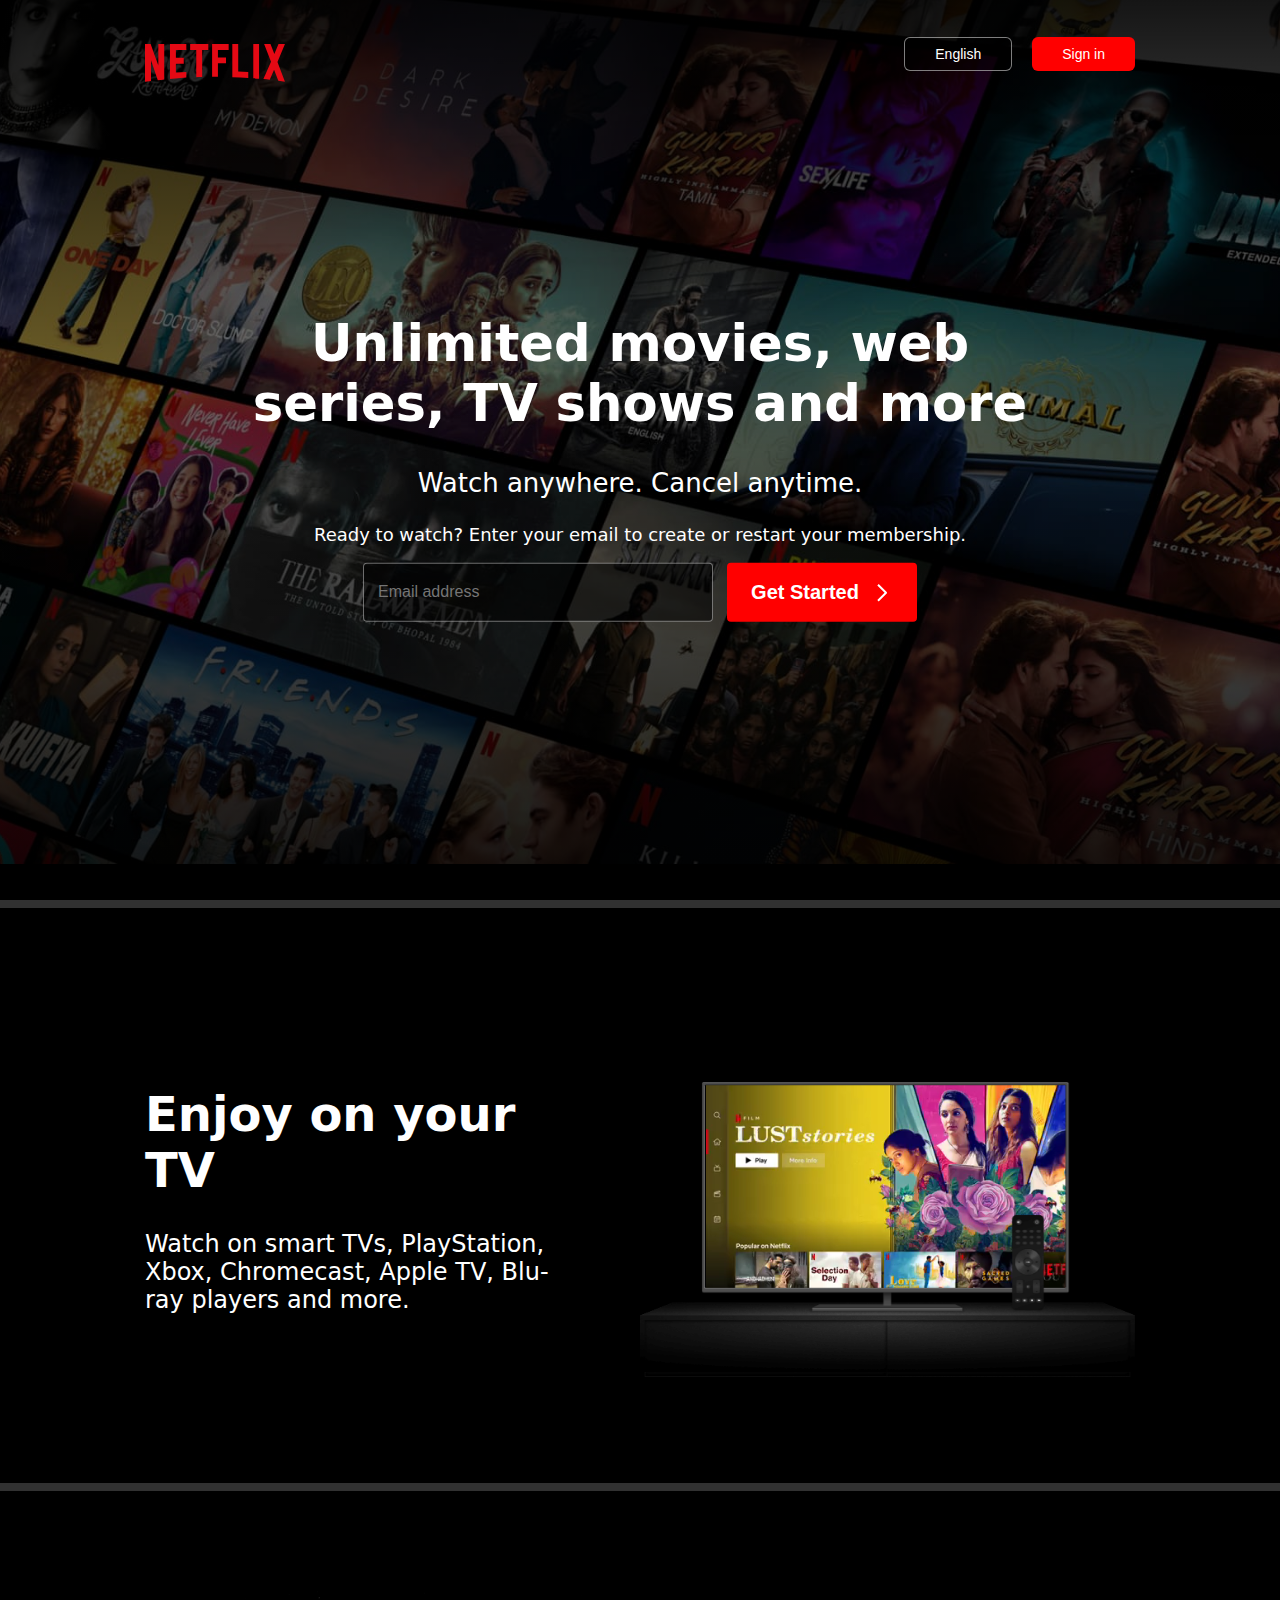
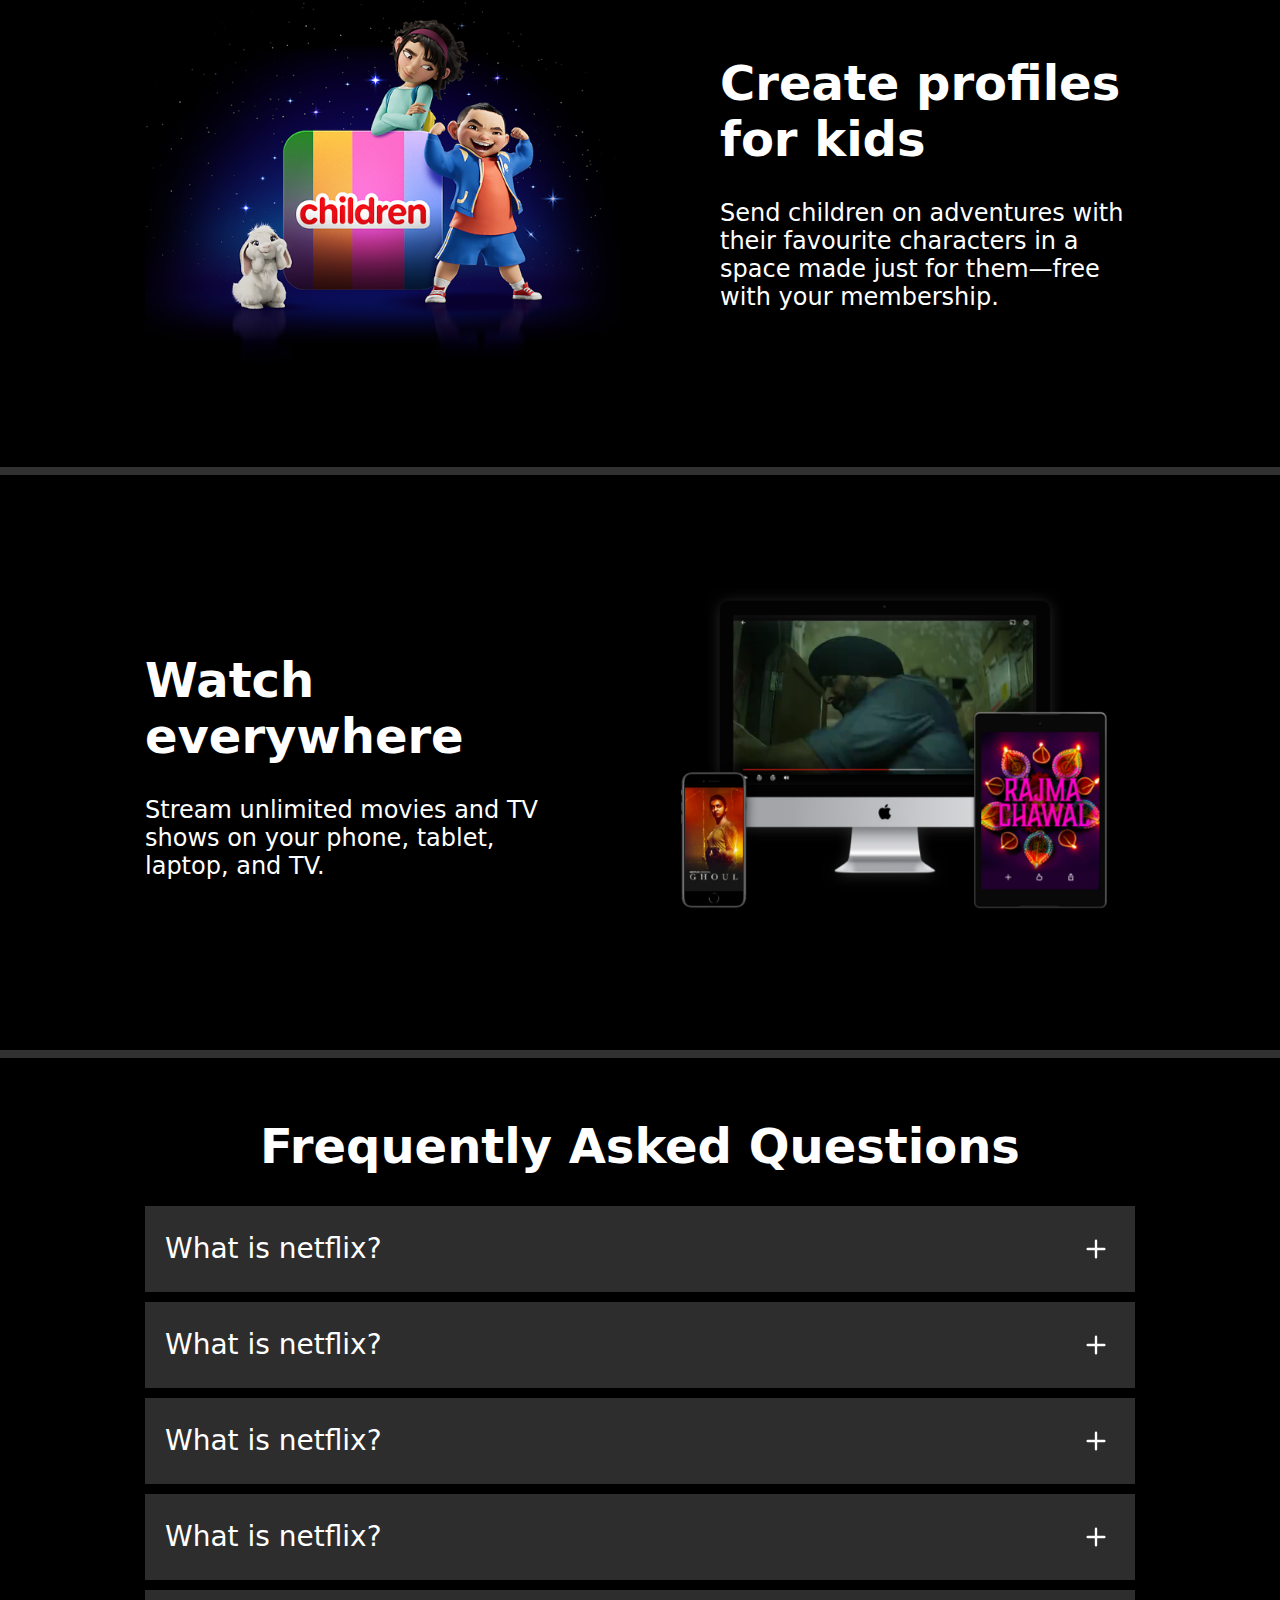
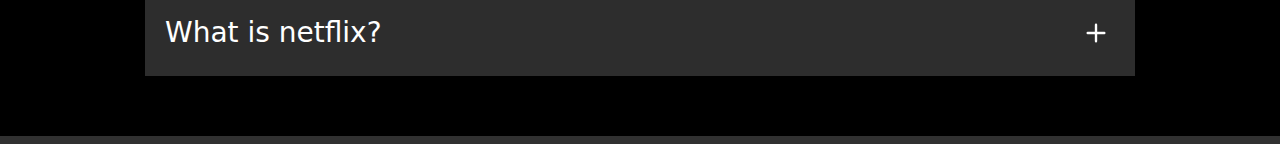
<file: index.html>
<!DOCTYPE html>
<html lang="en">
<head>
    <meta charset="UTF-8">
    <meta name="viewport" content="width=device-width, initial-scale=1.0">
    <title>Document</title>
    <link rel="stylesheet" href="style.css">
</head>
<body>
    <section>
        <div class="hero">
            <img src="hero1.jpeg" class="hero-img" alt="">
            <div class="tint"></div>
            <div class="nav">
                <a href="" class="logo"><svg viewBox="0 0 111 30" version="1.1" fill="rgb(229,9,20)"  xmlns="http://www.w3.org/2000/svg" xmlns:xlink="http://www.w3.org/1999/xlink" aria-hidden="true" role="img" class="default-ltr-cache-1d568uk ev1dnif2"><g><path d="M105.06233,14.2806261 L110.999156,30 C109.249227,29.7497422 107.500234,29.4366857 105.718437,29.1554972 L102.374168,20.4686475 L98.9371075,28.4375293 C97.2499766,28.1563408 95.5928391,28.061674 93.9057081,27.8432843 L99.9372012,14.0931671 L94.4680851,-5.68434189e-14 L99.5313525,-5.68434189e-14 L102.593495,7.87421502 L105.874965,-5.68434189e-14 L110.999156,-5.68434189e-14 L105.06233,14.2806261 Z M90.4686475,-5.68434189e-14 L85.8749649,-5.68434189e-14 L85.8749649,27.2499766 C87.3746368,27.3437061 88.9371075,27.4055675 90.4686475,27.5930265 L90.4686475,-5.68434189e-14 Z M81.9055207,26.93692 C77.7186241,26.6557316 73.5307901,26.4064111 69.250164,26.3117443 L69.250164,-5.68434189e-14 L73.9366389,-5.68434189e-14 L73.9366389,21.8745899 C76.6248008,21.9373887 79.3120255,22.1557784 81.9055207,22.2804387 L81.9055207,26.93692 Z M64.2496954,10.6561065 L64.2496954,15.3435186 L57.8442216,15.3435186 L57.8442216,25.9996251 L53.2186709,25.9996251 L53.2186709,-5.68434189e-14 L66.3436123,-5.68434189e-14 L66.3436123,4.68741213 L57.8442216,4.68741213 L57.8442216,10.6561065 L64.2496954,10.6561065 Z M45.3435186,4.68741213 L45.3435186,26.2498828 C43.7810479,26.2498828 42.1876465,26.2498828 40.6561065,26.3117443 L40.6561065,4.68741213 L35.8121661,4.68741213 L35.8121661,-5.68434189e-14 L50.2183897,-5.68434189e-14 L50.2183897,4.68741213 L45.3435186,4.68741213 Z M30.749836,15.5928391 C28.687787,15.5928391 26.2498828,15.5928391 24.4999531,15.6875059 L24.4999531,22.6562939 C27.2499766,22.4678976 30,22.2495079 32.7809542,22.1557784 L32.7809542,26.6557316 L19.812541,27.6876933 L19.812541,-5.68434189e-14 L32.7809542,-5.68434189e-14 L32.7809542,4.68741213 L24.4999531,4.68741213 L24.4999531,10.9991564 C26.3126816,10.9991564 29.0936358,10.9054269 30.749836,10.9054269 L30.749836,15.5928391 Z M4.78114163,12.9684132 L4.78114163,29.3429562 C3.09401069,29.5313525 1.59340144,29.7497422 0,30 L0,-5.68434189e-14 L4.4690224,-5.68434189e-14 L10.562377,17.0315868 L10.562377,-5.68434189e-14 L15.2497891,-5.68434189e-14 L15.2497891,28.061674 C13.5935889,28.3437998 11.906458,28.4375293 10.1246602,28.6868498 L4.78114163,12.9684132 Z"/></g></svg></a>
                <div class="nav-flex">
                    <button class="en-btn">English</button>
                    <button class="login-btn">Sign in</button>
    
                </div>
            </div>
            <div class="content">
                <h1 class="title">Unlimited movies, web series, TV shows and more</h1>
                <p class="sub-title">Watch anywhere. Cancel anytime.</p>
                <p class="desc">Ready to watch? Enter your email to create or restart your membership.</p>
                <div class="content-flex">
                    <input type="text" class="content-input" placeholder="Email address">
                    <button class="content-btn"><span>Get Started</span> <span class="mt"><svg fill="white" height="24" width="24" xmlns="http://www.w3.org/2000/svg" data-mirrorinrtl="true" class="default-ltr-cache-4z3qvp e1svuwfo1" data-name="ChevronRight" aria-labelledby=":r3:" aria-hidden="true"><path fill-rule="evenodd" clip-rule="evenodd" d="M15.5859 12L8.29303 19.2928L9.70725 20.7071L17.7072 12.7071C17.8948 12.5195 18.0001 12.2652 18.0001 12C18.0001 11.7347 17.8948 11.4804 17.7072 11.2928L9.70724 3.29285L8.29303 4.70706L15.5859 12Z" fill="currentColor"></path></svg></span></button>
                </div>
            </div>
        </div>
    </section>


    <section>
        <div class="container">
            <div class="left">
                <h1 class="heading">Enjoy on your TV</h1>
                <p class="sub-heading">Watch on smart TVs, PlayStation, Xbox, Chromecast, Apple TV, Blu-ray players and more.</p>
            </div>
            <div class="right">
                <div class="real-tv">
                    <video src="video.m4v" autoplay muted loop class="video"></video>
                    <img src="tv.png" class="tv" alt="">
                </div>
            </div>
        </div>
    </section>

    <section>
        <div class="container">
            <div class="left">
                <div class="real-tv">
                    <img src="kids.png" class="tv" alt="">
                    
                </div>
            </div>
            <div class="right">
                <h1 class="heading">Create profiles for kids</h1>
                <p class="sub-heading">Send children on adventures with their favourite characters in a space made just for them—free with your membership.</p>
                
            </div>
        </div>
    </section>

    <section>
        <div class="container">
            <div class="left">
                <h1 class="heading">Watch everywhere</h1>
                <p class="sub-heading">Stream unlimited movies and TV shows on your phone, tablet, laptop, and TV.</p>
            </div>
            <div class="right">
                <div class="real-tv">
                    <video src="video1.m4v" autoplay muted loop class="video1"></video>
                    <img src="device-pile-in.png" class="tv" alt="">
                </div>
            </div>
        </div>
    </section>


    <section>
        <div class="faq-container">
            <h1 class="heading center">Frequently Asked Questions</h1>
            <div class="faq">
                <div class="faq-title">What is netflix?</div>
                <svg xmlns="http://www.w3.org/2000/svg" width="38" height="38" fill="currentColor" class="bi bi-plus" viewBox="0 0 16 16">
                    <path d="M8 4a.5.5 0 0 1 .5.5v3h3a.5.5 0 0 1 0 1h-3v3a.5.5 0 0 1-1 0v-3h-3a.5.5 0 0 1 0-1h3v-3A.5.5 0 0 1 8 4"/>
                  </svg>
            </div>
            <div class="faq">
                <div class="faq-title">What is netflix?</div>
                <svg xmlns="http://www.w3.org/2000/svg" width="38" height="38" fill="currentColor" class="bi bi-plus" viewBox="0 0 16 16">
                    <path d="M8 4a.5.5 0 0 1 .5.5v3h3a.5.5 0 0 1 0 1h-3v3a.5.5 0 0 1-1 0v-3h-3a.5.5 0 0 1 0-1h3v-3A.5.5 0 0 1 8 4"/>
                  </svg>
            </div>
            <div class="faq">
                <div class="faq-title">What is netflix?</div>
                <svg xmlns="http://www.w3.org/2000/svg" width="38" height="38" fill="currentColor" class="bi bi-plus" viewBox="0 0 16 16">
                    <path d="M8 4a.5.5 0 0 1 .5.5v3h3a.5.5 0 0 1 0 1h-3v3a.5.5 0 0 1-1 0v-3h-3a.5.5 0 0 1 0-1h3v-3A.5.5 0 0 1 8 4"/>
                  </svg>
            </div>
            <div class="faq">
                <div class="faq-title">What is netflix?</div>
                <svg xmlns="http://www.w3.org/2000/svg" width="38" height="38" fill="currentColor" class="bi bi-plus" viewBox="0 0 16 16">
                    <path d="M8 4a.5.5 0 0 1 .5.5v3h3a.5.5 0 0 1 0 1h-3v3a.5.5 0 0 1-1 0v-3h-3a.5.5 0 0 1 0-1h3v-3A.5.5 0 0 1 8 4"/>
                  </svg>
            </div>
            <div class="faq">
                <div class="faq-title">What is netflix?</div>
                <svg xmlns="http://www.w3.org/2000/svg" width="38" height="38" fill="currentColor" class="bi bi-plus" viewBox="0 0 16 16">
                    <path d="M8 4a.5.5 0 0 1 .5.5v3h3a.5.5 0 0 1 0 1h-3v3a.5.5 0 0 1-1 0v-3h-3a.5.5 0 0 1 0-1h3v-3A.5.5 0 0 1 8 4"/>
                  </svg>
            </div>
            
        </div>
    </section>
</body>
</html>
</file>
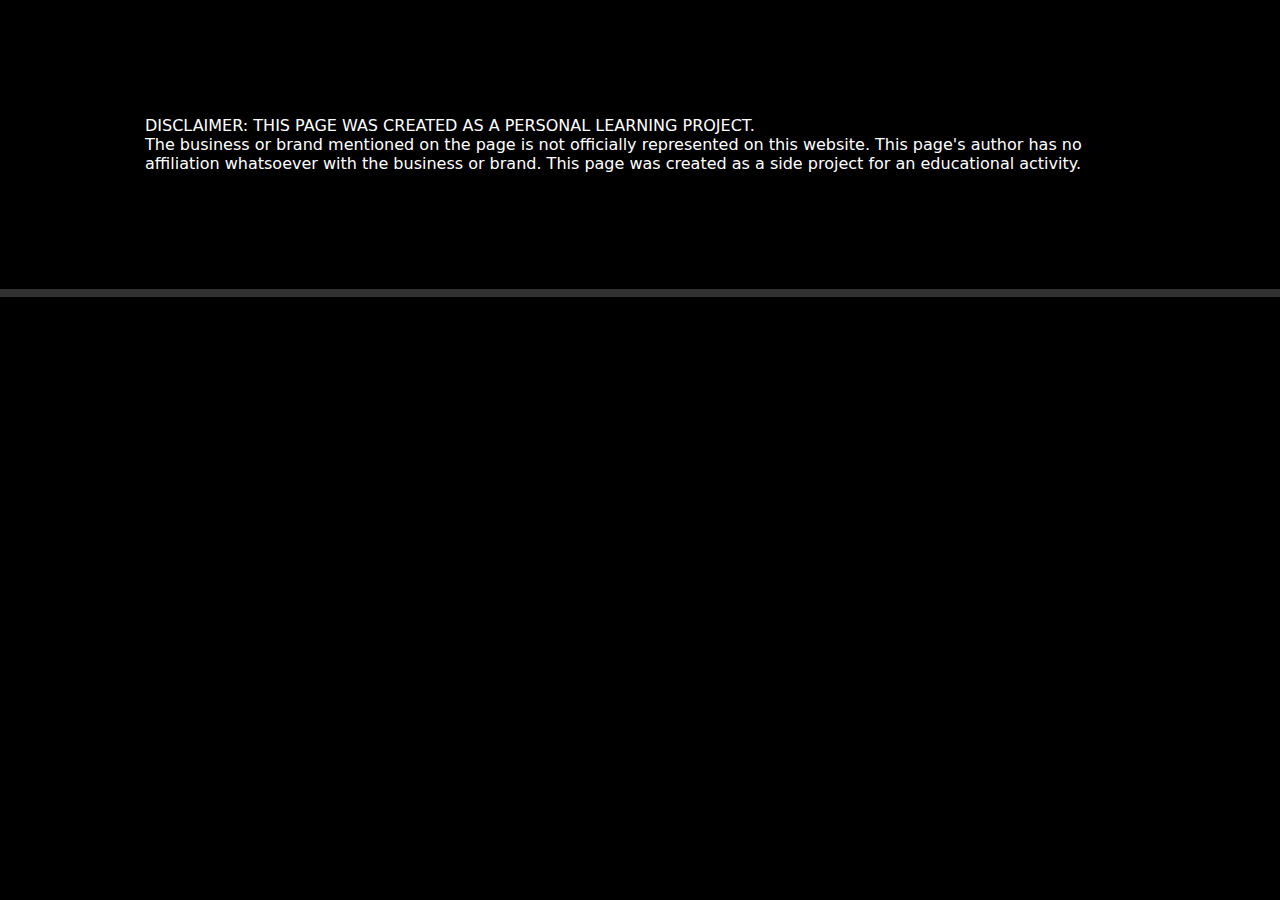
<file: terms.html>
<!DOCTYPE html>
<html lang="en">
<head>
    <meta charset="UTF-8">
    <meta name="viewport" content="width=device-width, initial-scale=1.0">
    <title>Terms & Condition</title>
    <link rel="stylesheet" href="style.css">
</head>
<body>
    <section>
        <div class="container">
            <p>DISCLAIMER: THIS PAGE WAS CREATED AS A PERSONAL LEARNING PROJECT.<br> The business or brand mentioned on the page is not officially represented on this website. This page's author has no affiliation whatsoever with the business or brand. This page was created as a side project for an educational activity.</p>
        </div>
    </section>
</body>
</html>
</file>
<file: style.css>
body{
    margin: 0;
    font-family: system-ui, -apple-system, BlinkMacSystemFont, 'Segoe UI', Roboto, Oxygen, Ubuntu, Cantarell, 'Open Sans', 'Helvetica Neue', sans-serif;
    background-color: rgb(0, 0, 0);
}



/* media query breakpoints
    big screen => 990 and above
    medium screens => 586px to 990px
    small screen => 586 and smaller
*/
/* bigger screens */
@media(min-width: 990px){
    .hero{
        width: 100%;
        height: 100vh;
        overflow: hidden;
    }
    .hero-img{
        width: 100%;
        transform: scale(1.4);
    }
    .tint{
        background-color: rgba(0, 0, 0, 0.45);
        background-image: linear-gradient(to top, rgba(0, 0, 0, 0.8) 0, rgba(0, 0, 0, 0) 60%, rgba(0, 0, 0, 0.8) 100%);
        position: absolute;
        top: 0;
        left: 0;
        bottom: 0;
        right: 0;
    }
    .content{
        position: absolute;
        text-align: center;
        top: 0;
        color: white;
        width: 840px;
        top: 50%;
        left: 50%;
        transform: translate(-50%, -50%);
    }
    
    .nav{
        position: absolute;
        top: 0;
        display: flex;
        justify-content: space-between;
        width: 990px;
        top: 6%;
        left: 50%;
        transform: translate(-50%, -50%);
        align-items: center;
    }
    .logo{
        color: red;
        height: 140px;
        width: 140px;
        margin-top: 120px;
    }
    .nav-flex{
        display: flex;
        gap: 20px;
    }
    .login-btn{
        padding: 8px 30px;
        border: none;
        background-color: red;
        color: white;
        border-radius: 6px;
        font-size: 14px;
    }
    .en-btn{
        background-color: #0000006e;
        color: white;
        border: 1px solid #eeeeee87;
        padding: 8px 30px;
        border-radius: 6px;
        font-size: 14px;
    
    }
    /* translate: x axis, y axis */
    .title{
        font-size: 4vmax;
        text-align: center;
    }
    .sub-title{
        font-size: 26px;
    }
    .desc{
        font-size: 18px;
    }
    .content-input{
        width: 320px;
        padding: 14px;
        font-size: 16px;
        background-color: rgba(0, 0, 0, 0.551);
        border: 1px solid #eeeeee70;
        border-radius: 4px;
    }
    .content-flex{
        display: flex;
        justify-content: center;
        gap: 14px;
    }
    .content-btn{
        padding: 12px;
        background-color: red;
        color: white;
        font-size: 20px;
        font-weight: bold;
        border: none;
        border-radius: 4px;
        display: flex;
        align-items: center;
        gap: 10px;
        width: 190px;
        justify-content: center;
    }
    .mt{
        padding-top: 6px;
    }
    .container{
        color: white;
        display: flex;
        width: 990px;
        margin: 100px auto;
        gap: 80px;
        align-items: center;
    }
    .left{
        width: 50%;
    }
    .right{
        width: 50%;
    }
    .tv{
        width: 100%;
        position: relative;
    }
    .video{
        margin-left: 66px;
        width: 80%;
        height: 90%;
        object-fit: contain;
        position: absolute;
    }
    .video1{
        margin-left: 86px;
        margin-top: 36px;
        width: 62%;
        object-fit: contain;
        position: absolute;
    }
    .real-tv{
        width: 495px;
        display: block;
        position: relative;
    }
    .heading{
        font-size: 48px;
    }
    .sub-heading{
        font-size: 24px;
    }
    section{
        border-bottom: 8px solid #eeeeee34;
    
    }
    .faq-container{
        width:990px;
        margin:60px auto;
        color: white;
    }
    .center{
        text-align: center;
    }
    .faq{
        background-color: rgb(45, 45, 45);;
        padding: 24px 20px;
        display: flex;
        align-items: center;
        justify-content: space-between;
        margin-bottom: 10px;
        transition: .3s;
    }
    .faq:hover{
        background-color: rgb(67, 67, 67);
        cursor: pointer;
    }
    .faq-title{
        font-size: 28px;
    }
    
}
/* medium screens */
@media(min-width: 586px) and (max-width: 990px){
    .hero{
        width: 100%;
        height: 100vh;
        overflow: hidden;
    }
    .hero-img{
        width: 100%;
        height: 100vh;
        object-fit: cover;
        transform: scale(1.2);
    }
    .tint{
        background-color: rgba(0, 0, 0, 0.45);
        background-image: linear-gradient(to top, rgba(0, 0, 0, 0.8) 0, rgba(0, 0, 0, 0) 60%, rgba(0, 0, 0, 0.8) 100%);
        position: absolute;
        top: 0;
        left: 0;
        bottom: 0;
        right: 0;
        height: 100vh;
    }
    .content{
        position: absolute;
        text-align: center;
        top: 0;
        color: white;
        /* width: 840px; */
        top: 50%;
        left: 50%;
        transform: translate(-50%, -50%);
    }
    
    .nav{
        position: absolute;
        top: 0;
        display: flex;
        justify-content: space-between;
        width: calc(100vw - 80px);
        top: 6%;
        left: 50%;
        transform: translate(-50%, -50%);
        align-items: center;
    }
    .logo{
        color: red;
        height: 100px;
        width: 100px;
        margin-top: 80px;
    }
    .nav-flex{
        display: flex;
        gap: 20px;
    }
    .login-btn{
        padding: 8px 30px;
        border: none;
        background-color: red;
        color: white;
        border-radius: 6px;
        font-size: 14px;
    }
    .en-btn{
        background-color: #0000006e;
        color: white;
        border: 1px solid #eeeeee87;
        padding: 8px 30px;
        border-radius: 6px;
        font-size: 14px;
    
    }
    /* translate: x axis, y axis */
    .title{
        font-size: 5vmax;
        text-align: center;
    }
    .sub-title{
        font-size: 26px;
    }
    .desc{
        font-size: 18px;
    }
    .content-input{
        width: 320px;
        padding: 14px;
        font-size: 16px;
        background-color: rgba(0, 0, 0, 0.551);
        border: 1px solid #eeeeee70;
        border-radius: 4px;
    }
    .content-flex{
        display: flex;
        justify-content: center;
        gap: 14px;
    }
    .content-btn{
        padding: 12px;
        background-color: red;
        color: white;
        font-size: 20px;
        font-weight: bold;
        border: none;
        border-radius: 4px;
        display: flex;
        align-items: center;
        gap: 10px;
        width: 190px;
        justify-content: center;
    }
    .mt{
        padding-top: 6px;
    }
    .container{
        color: white;
        margin: 100px auto;
    }
    .left{
        width: 80vw;
        margin:auto;
        text-align: center;
    }
    .right{
        margin:auto;
        width: 80vw;
        text-align: center;
    }
    .tv{
        width: 100%;
        position: relative;
    }
    .video{
        margin-left: 66px;
        width: 80%;
        height: 90%;
        object-fit: contain;
        position: absolute;
    }
    .video1{
        margin-left: 86px;
        margin-top: 36px;
        width: 62%;
        object-fit: contain;
        position: absolute;
    }
    .real-tv{
        margin: auto;
        width: 70vw;
        display: block;
        position: relative;
    }
    .heading{
        font-size: 5vmax;
    }
    .sub-heading{
        font-size: 2.75vmax;
    }
    section{
        border-bottom: 8px solid #eeeeee34;
    
    }
    .faq-container{
        width:86vw;
        margin:60px auto;
        color: white;
    }
    .center{
        text-align: center;
    }
    .faq{
        background-color: rgb(45, 45, 45);;
        padding: 24px 20px;
        display: flex;
        align-items: center;
        justify-content: space-between;
        margin-bottom: 10px;
        transition: .3s;
    }
    .faq:hover{
        background-color: rgb(67, 67, 67);
        cursor: pointer;
    }
    .faq-title{
        font-size: 3.75vmax;
    }
    
}
/* small screens */
@media(max-width: 586px){
    .hero{
        width: 100%;
        height: 100vh;
        overflow: hidden;
    }
    .hero-img{
        width: 100%;
        height: 100vh;
        object-fit: cover;
        transform: scale(1.2);
    }
    .tint{
        background-color: rgba(0, 0, 0, 0.45);
        background-image: linear-gradient(to top, rgba(0, 0, 0, 0.8) 0, rgba(0, 0, 0, 0) 60%, rgba(0, 0, 0, 0.8) 100%);
        position: absolute;
        top: 0;
        left: 0;
        bottom: 0;
        right: 0;
        height: 100vh;
    }
    .content{
        position: absolute;
        text-align: center;
        top: 0;
        color: white;
        width: 88vw;
        top: 50%;
        left: 50%;
        transform: translate(-50%, -50%);
    }
    
    .nav{
        position: absolute;
        top: 0;
        display: flex;
        justify-content: space-between;
        width: calc(100vw - 40px);
        top: 6%;
        left: 50%;
        transform: translate(-50%, -50%);
        align-items: center;
    }
    .logo{
        color: red;
        height: 100px;
        width: 100px;
        margin-top: 76px;
    }
    .nav-flex{
        display: flex;
        gap: 8px;
    }
    .login-btn{
        padding: 8px 30px;
        border: none;
        background-color: red;
        color: white;
        border-radius: 6px;
        font-size: 14px;
    }
    .en-btn{
        background-color: #0000006e;
        color: white;
        border: 1px solid #eeeeee87;
        padding: 8px 30px;
        border-radius: 6px;
        font-size: 14px;
    
    }
    /* translate: x axis, y axis */
    .title{
        font-size: 5vmax;
        text-align: center;
    }
    .sub-title{
        font-size: 26px;
    }
    .desc{
        font-size: 18px;
    }
    .content-input{
        width: 320px;
        padding: 14px;
        font-size: 16px;
        background-color: rgba(0, 0, 0, 0.551);
        border: 1px solid #eeeeee70;
        border-radius: 4px;
    }
    .content-input:focus{
        outline: 2px solid white;
    }
    .content-flex{
        display: flex;
        flex-wrap: wrap;
        justify-content: center;
        gap: 14px;
    }
    .content-btn{
        padding: 12px;
        background-color: red;
        color: white;
        font-size: 20px;
        font-weight: bold;
        border: none;
        border-radius: 4px;
        display: flex;
        align-items: center;
        gap: 10px;
        width: 190px;
        justify-content: center;
    }
    .mt{
        padding-top: 6px;
    }
    .container{
        color: white;
        margin: 100px auto;
    }
    .left{
        width: 80vw;
        margin:auto;
        text-align: center;
    }
    .right{
        margin:auto;
        width: 80vw;
        text-align: center;
    }
    .tv{
        width: 100%;
        margin: auto;
        position: relative;
    }
    .video{
        margin-left: 46px;
        width: 80%;
        height: 90%;
        object-fit: contain;
        position: absolute;
    }
    .video1{
        margin-left: 66px;
        margin-top: 26px;
        width: 62%;
        object-fit: contain;
        position: absolute;
    }
    .real-tv{
        margin: auto;
        width: 100%;
        display: block;
        position: relative;
    }
    .heading{
        font-size: 5vmax;
    }
    .sub-heading{
        font-size: 2.75vmax;
    }
    section{
        border-bottom: 8px solid #eeeeee34;
    
    }
    .faq-container{
        width:86vw;
        margin:60px auto;
        color: white;
    }
    .center{
        text-align: center;
    }
    .faq{
        background-color: rgb(45, 45, 45);;
        padding: 16px 20px;
        display: flex;
        align-items: center;
        justify-content: space-between;
        margin-bottom: 10px;
        transition: .3s;
    }
    .faq:hover{
        background-color: rgb(67, 67, 67);
        cursor: pointer;
    }
    .faq-title{
        font-size: 3vmax;
    }
    
}
</file>
